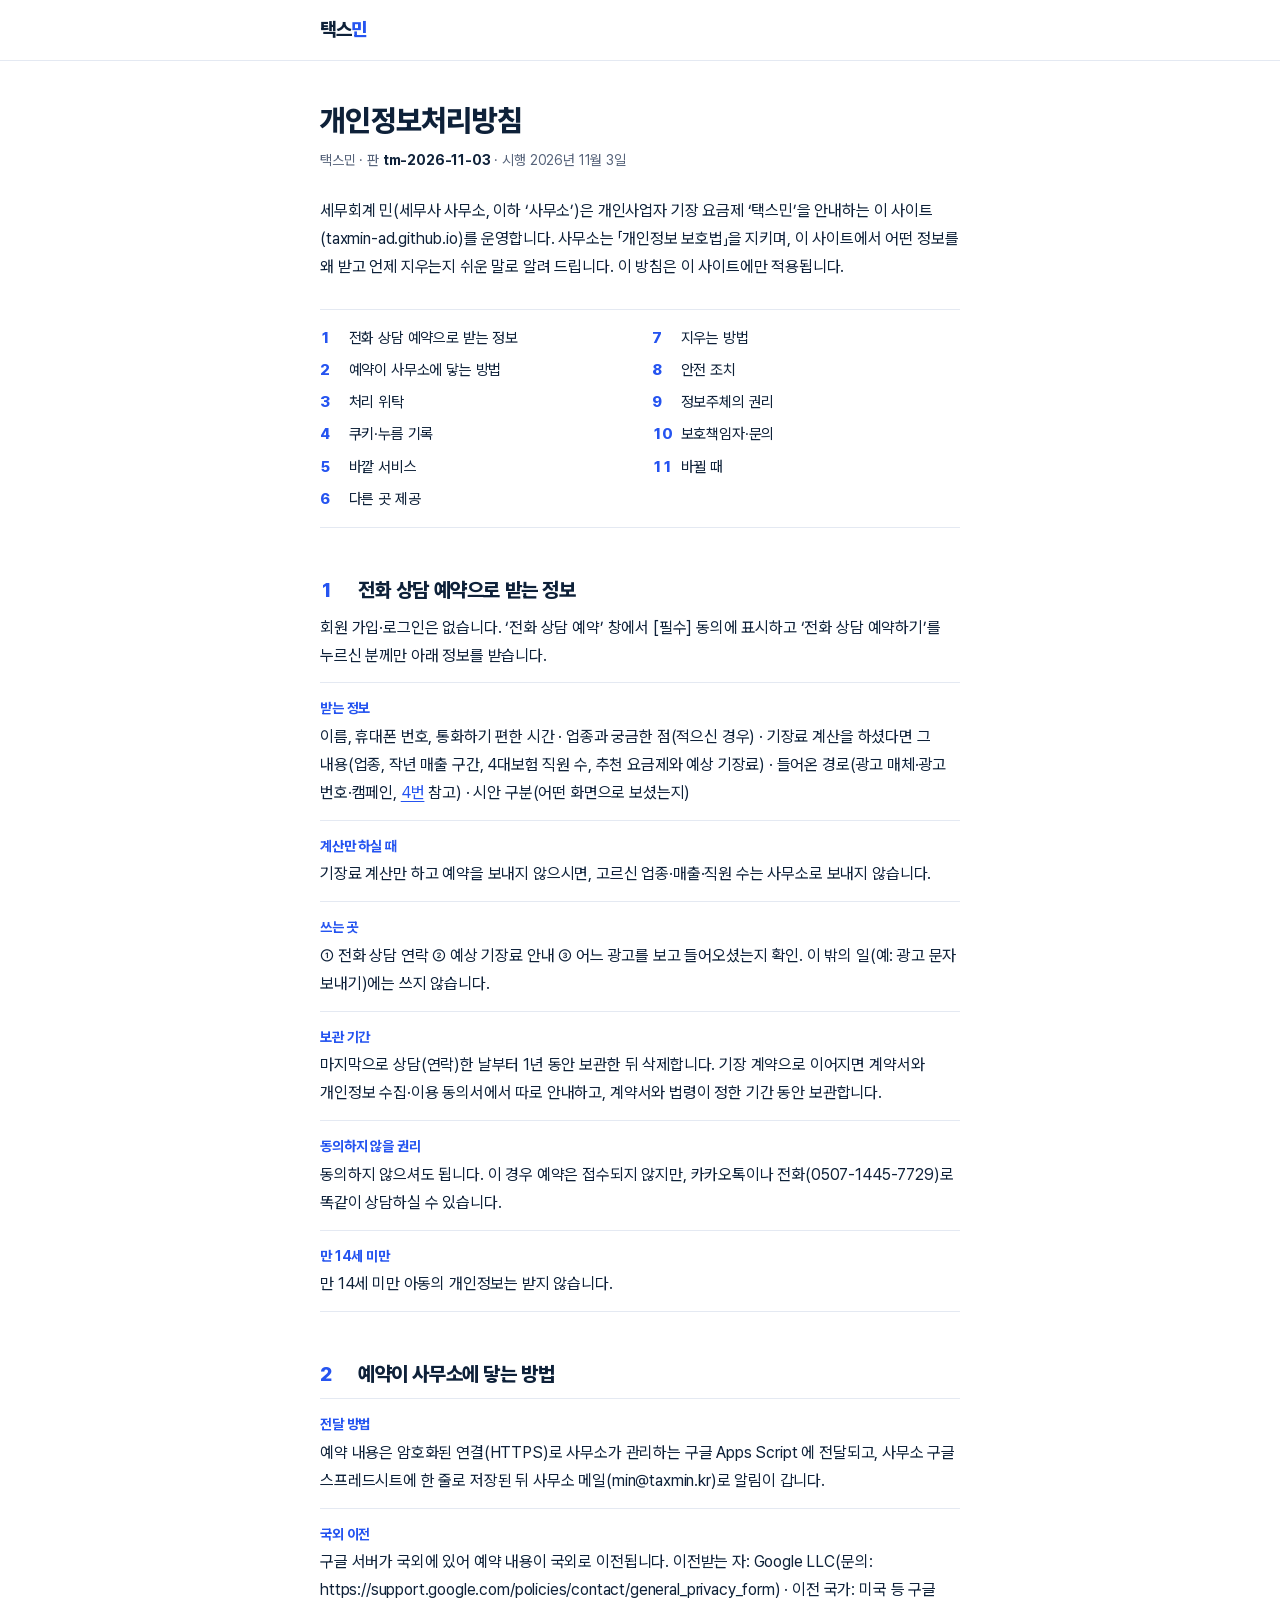
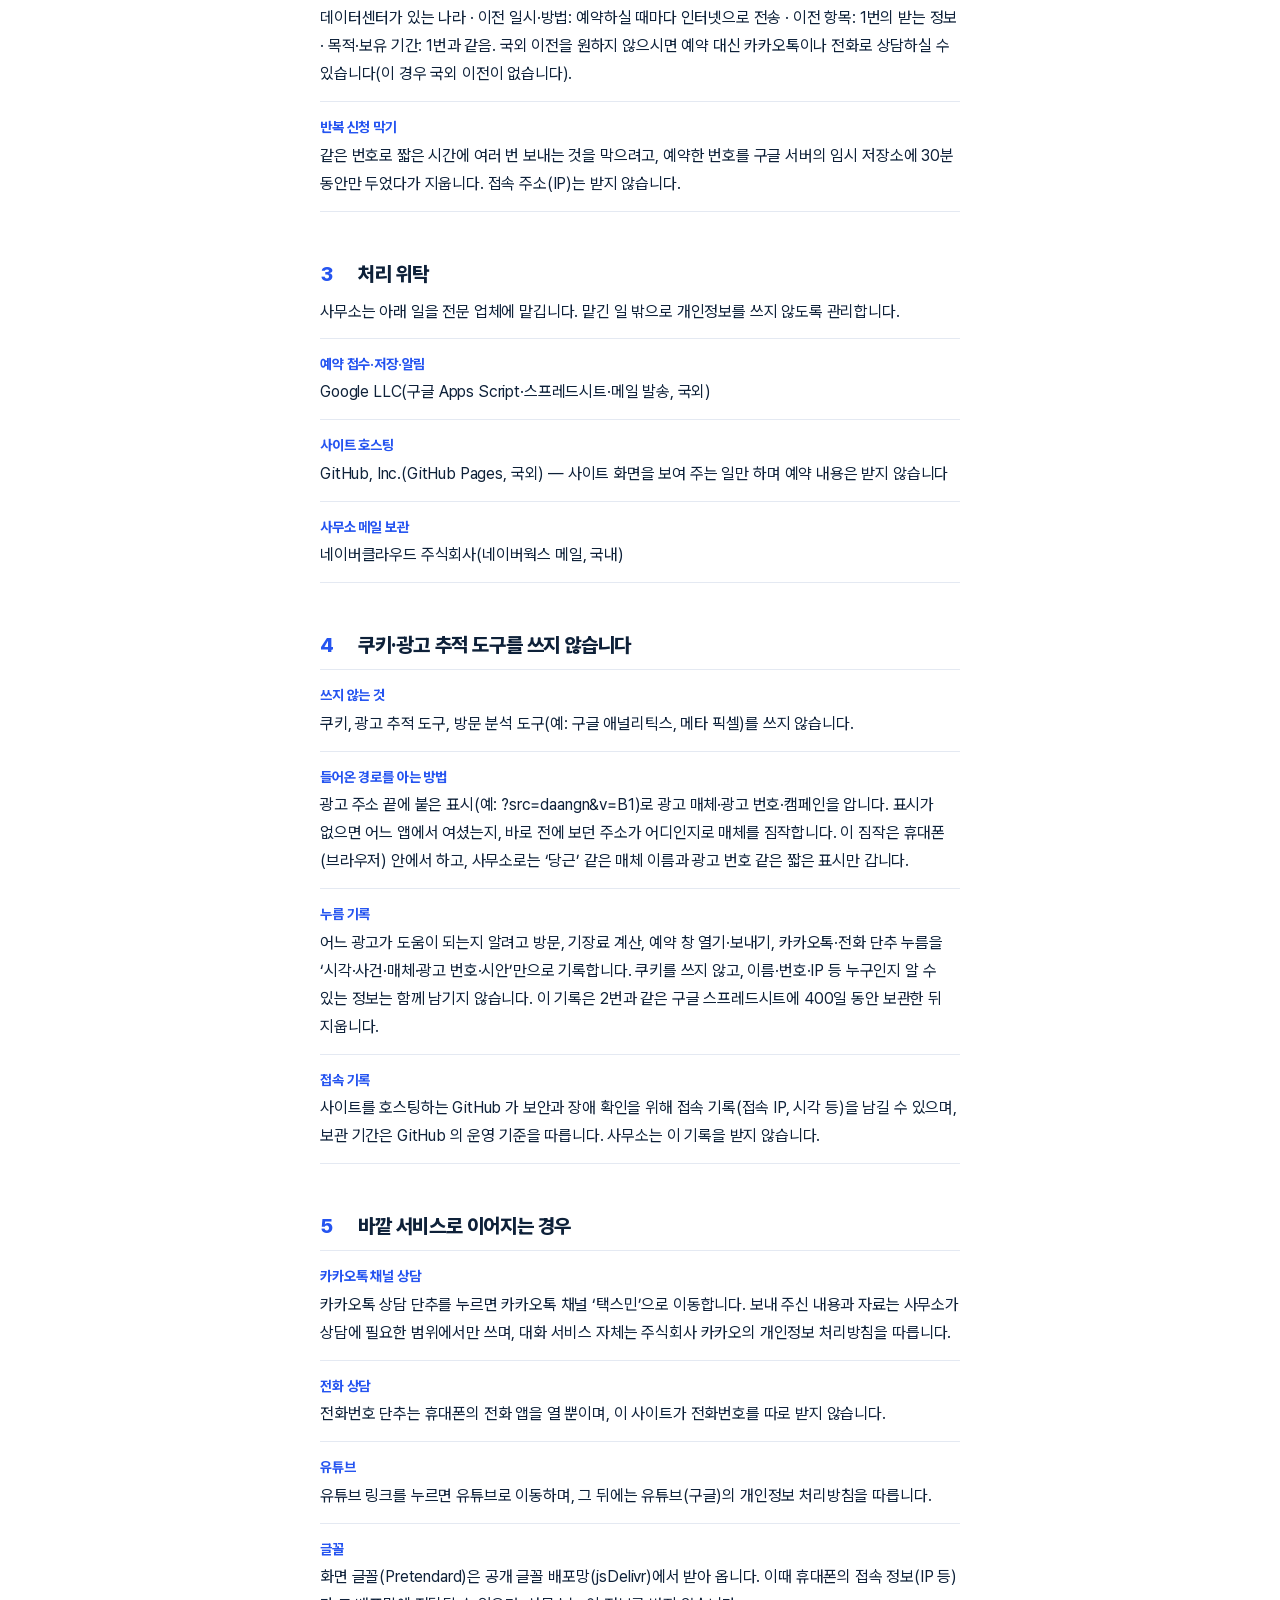
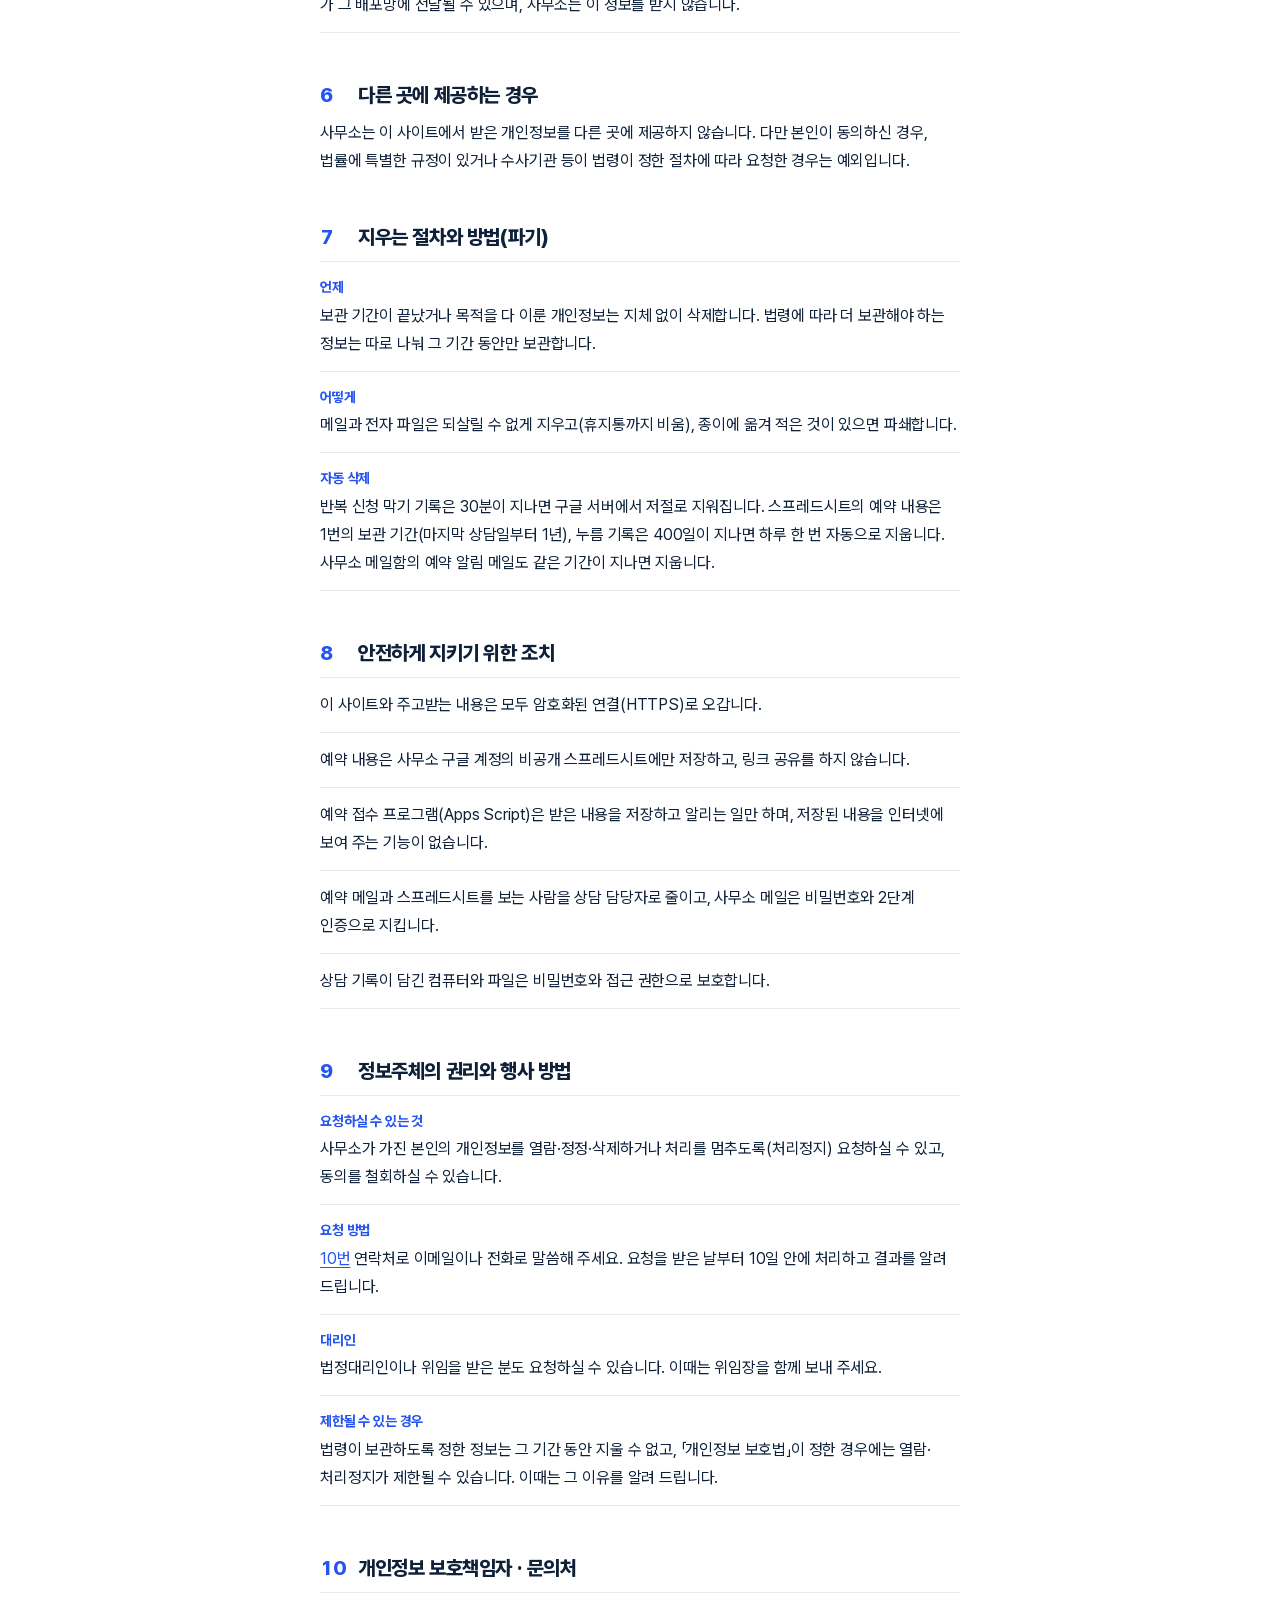
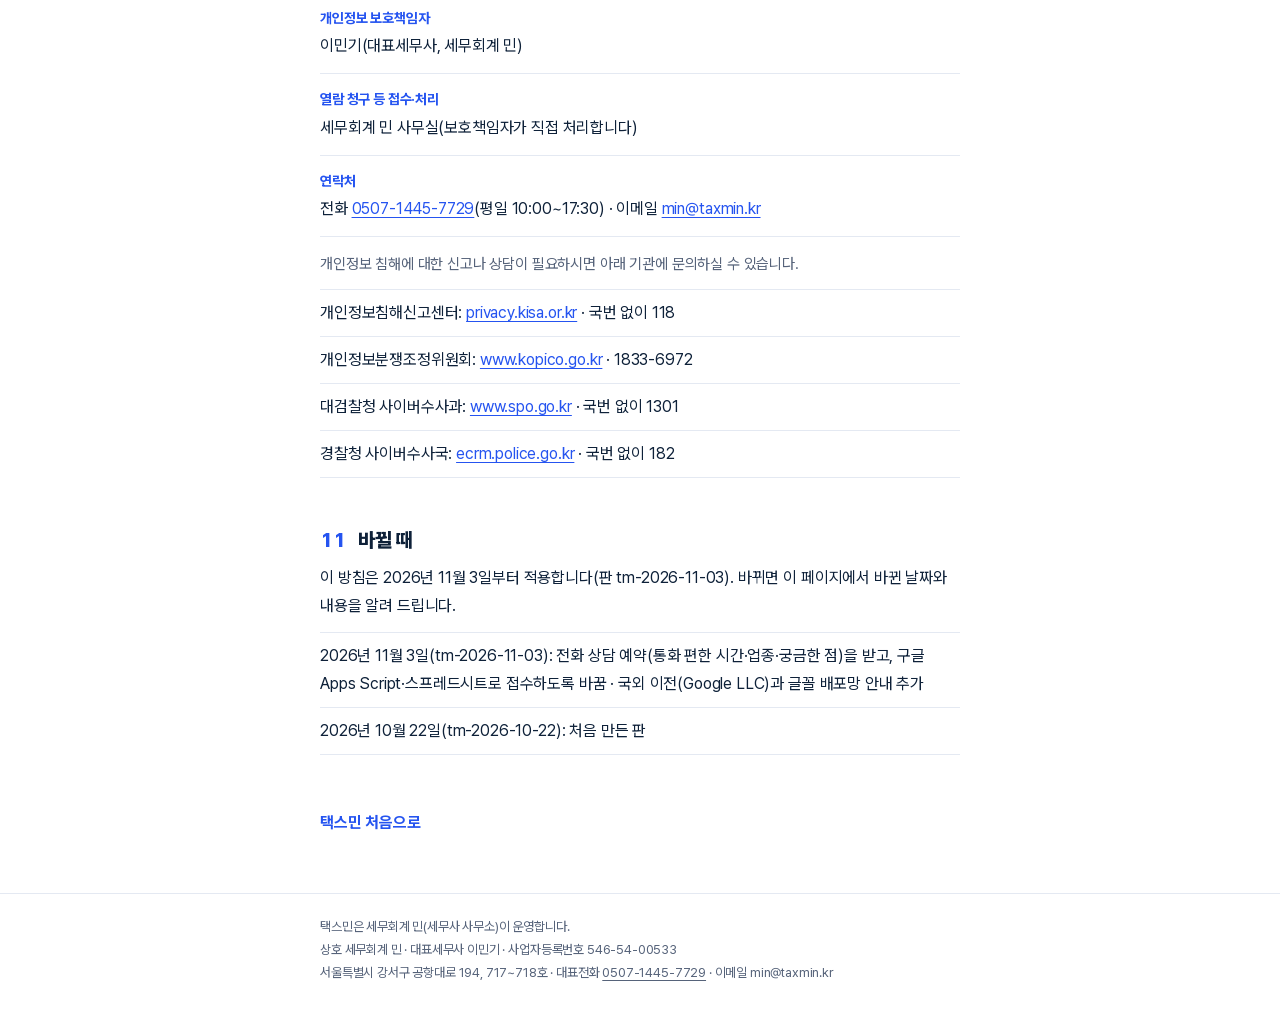
<file: privacy.html>
<!doctype html>
<html lang="ko">
<head>
<meta charset="utf-8">
<meta http-equiv="Content-Security-Policy" content="default-src 'self'; script-src 'self'; style-src 'self' 'unsafe-inline' https://cdn.jsdelivr.net; font-src 'self' https://cdn.jsdelivr.net; img-src 'self' data:; media-src 'self'; connect-src 'self' https://script.google.com https://script.googleusercontent.com; form-action 'self'; base-uri 'self'; object-src 'none'; upgrade-insecure-requests">
<meta name="referrer" content="strict-origin-when-cross-origin">
<meta name="viewport" content="width=device-width, initial-scale=1, viewport-fit=cover">
<title>개인정보처리방침 | 택스민</title>
<meta name="description" content="택스민 사이트의 개인정보처리방침입니다. 기장료 계산·상담 신청서로 받는 정보, 쓰는 곳, 보관 기간, 지우는 방법을 쉬운 말로 알려 드립니다.">
<meta name="theme-color" content="#ffffff">
<meta name="color-scheme" content="light">
<link rel="canonical" href="https://taxmin-ad.github.io/privacy.html">
<link rel="icon" href="img/favicon.svg" type="image/svg+xml">
<link rel="icon" href="img/favicon-32.png" sizes="32x32" type="image/png">
<link rel="apple-touch-icon" href="img/apple-touch-icon.png">
<link rel="stylesheet" href="fonts/pretendard.css?v=3a4dd8f1">
<style>
  :root{--ink:#0E2139;--sub:#56637A;--line:#E4E9F2;--accent:#2554F0}
  *,*::before,*::after{box-sizing:border-box}
  html{-webkit-text-size-adjust:100%;text-size-adjust:100%}
  body{margin:0;background:#fff;color:var(--ink);font-family:'Pretendard Variable', Pretendard, -apple-system, 'Apple SD Gothic Neo', 'Malgun Gothic', sans-serif;font-size:16px;line-height:1.75;letter-spacing:-.01em;word-break:keep-all;overflow-wrap:break-word;-webkit-font-smoothing:antialiased}
  a{color:var(--accent);text-underline-offset:3px}
  a:focus-visible{outline:2px solid var(--accent);outline-offset:3px;border-radius:2px}
  .wrap{max-width:680px;margin:0 auto;padding:0 20px}
  .nw{white-space:nowrap}

  .top{border-bottom:1px solid var(--line);background:#fff}
  .top .wrap{display:flex;align-items:center;min-height:60px}
  .brand{color:var(--ink);text-decoration:none;font-size:19px;font-weight:800;letter-spacing:-.02em}
  .brand b{color:var(--accent);font-weight:800}
  .brand span{font-weight:600}

  main{padding:40px 0 56px}
  h1{margin:0 0 8px;font-size:30px;line-height:1.3;font-weight:800;letter-spacing:-.025em}
  .meta{margin:0 0 24px;color:var(--sub);font-size:14px}
  .meta .ver{color:var(--ink);font-weight:700}
  p{margin:0 0 12px}

  .toc ol{list-style:none;margin:28px 0 0;padding:12px 0;border-top:1px solid var(--line);border-bottom:1px solid var(--line);columns:2;column-gap:24px;font-size:15px}
  .toc li{break-inside:avoid;padding:3px 0}
  .toc a{color:var(--ink);text-decoration:none}
  .toc a:hover{color:var(--accent);text-decoration:underline}
  .n{display:inline-block;min-width:1.9em;color:var(--accent);font-weight:800;font-variant-numeric:tabular-nums}

  h2{margin:48px 0 10px;font-size:20px;line-height:1.4;font-weight:800;letter-spacing:-.02em;scroll-margin-top:16px}
  .lines{list-style:none;margin:0 0 14px;padding:0;border-top:1px solid var(--line)}
  .lines li{padding:13px 0;border-bottom:1px solid var(--line)}
  .lines li b{display:block;margin-bottom:2px;color:var(--accent);font-size:14px;font-weight:700}
  .lines.tight li{padding:9px 0}
  .sub{color:var(--sub);font-size:15px}

  .back{display:inline-block;margin-top:40px;font-weight:700;text-decoration:none}
  .back:hover{text-decoration:underline}
  .ft{border-top:1px solid var(--line);padding:22px 0 calc(28px + env(safe-area-inset-bottom));color:var(--sub);font-size:13px;line-height:1.75}
  .ft p{margin:0}
  .ft a{color:inherit}

  @media (max-width:560px){
    body{font-size:15.5px}
    main{padding-top:28px}
    h1{font-size:26px}
    h2{margin-top:40px;font-size:19px}
  }
  @media (max-width:340px){.toc ol{columns:1}}
  @media print{
    .top,.toc,.back{display:none}
    a{color:inherit;text-decoration:none}
    h2{break-after:avoid}
  }
</style>
</head>
<body>

<header class="top">
  <div class="wrap">
    <a class="brand" href="/">택스<b>민</b></a>
  </div>
</header>

<main>
  <div class="wrap">
    <h1>개인정보처리방침</h1>
    <p class="meta">택스민 · 판 <span class="ver">tm-2026-11-03</span> · <span class="nw">시행 2026년 11월 3일</span></p>

    <p>세무회계 민(세무사 사무소, 이하 ‘사무소’)은 개인사업자 기장 요금제 ‘택스민’을 안내하는 이 사이트(taxmin-ad.github.io)를 운영합니다. 사무소는 「개인정보 보호법」을 지키며, 이 사이트에서 어떤 정보를 왜 받고 언제 지우는지 쉬운 말로 알려 드립니다. 이 방침은 이 사이트에만 적용됩니다.</p>

    <nav class="toc" aria-label="목차">
      <ol>
        <li><a href="#collect"><span class="n">1</span>전화 상담 예약으로 받는 정보</a></li>
        <li><a href="#delivery"><span class="n">2</span>예약이 사무소에 닿는 방법</a></li>
        <li><a href="#entrust"><span class="n">3</span>처리 위탁</a></li>
        <li><a href="#cookie"><span class="n">4</span>쿠키·누름 기록</a></li>
        <li><a href="#outside"><span class="n">5</span>바깥 서비스</a></li>
        <li><a href="#provide"><span class="n">6</span>다른 곳 제공</a></li>
        <li><a href="#destroy"><span class="n">7</span>지우는 방법</a></li>
        <li><a href="#safety"><span class="n">8</span>안전 조치</a></li>
        <li><a href="#rights"><span class="n">9</span>정보주체의 권리</a></li>
        <li><a href="#contact"><span class="n">10</span>보호책임자·문의</a></li>
        <li><a href="#changes"><span class="n">11</span>바뀔 때</a></li>
      </ol>
    </nav>

    <h2 id="collect"><span class="n">1</span>전화 상담 예약으로 받는 정보</h2>
    <p>회원 가입·로그인은 없습니다. ‘전화 상담 예약’ 창에서 [필수] 동의에 표시하고 ‘전화 상담 예약하기’를 누르신 분께만 아래 정보를 받습니다.</p>
    <ul class="lines">
      <li><b>받는 정보</b>이름, 휴대폰 번호, 통화하기 편한 시간 · 업종과 궁금한 점(적으신 경우) · 기장료 계산을 하셨다면 그 내용(업종, 작년 매출 구간, 4대보험 직원 수, 추천 요금제와 예상 기장료) · 들어온 경로(광고 매체·광고 번호·캠페인, <a href="#cookie">4번</a> 참고) · 시안 구분(어떤 화면으로 보셨는지)</li>
      <li><b>계산만 하실 때</b>기장료 계산만 하고 예약을 보내지 않으시면, 고르신 업종·매출·직원 수는 사무소로 보내지 않습니다.</li>
      <li><b>쓰는 곳</b>① 전화 상담 연락 ② 예상 기장료 안내 ③ 어느 광고를 보고 들어오셨는지 확인. 이 밖의 일(예: 광고 문자 보내기)에는 쓰지 않습니다.</li>
      <li><b>보관 기간</b>마지막으로 상담(연락)한 날부터 1년 동안 보관한 뒤 삭제합니다. 기장 계약으로 이어지면 계약서와 개인정보 수집·이용 동의서에서 따로 안내하고, 계약서와 법령이 정한 기간 동안 보관합니다.</li>
      <li><b>동의하지 않을 권리</b>동의하지 않으셔도 됩니다. 이 경우 예약은 접수되지 않지만, 카카오톡이나 전화(0507-1445-7729)로 똑같이 상담하실 수 있습니다.</li>
      <li><b>만 14세 미만</b>만 14세 미만 아동의 개인정보는 받지 않습니다.</li>
    </ul>

    <h2 id="delivery"><span class="n">2</span>예약이 사무소에 닿는 방법</h2>
    <ul class="lines">
      <li><b>전달 방법</b>예약 내용은 암호화된 연결(HTTPS)로 사무소가 관리하는 구글 Apps Script 에 전달되고, 사무소 구글 스프레드시트에 한 줄로 저장된 뒤 사무소 메일(min@taxmin.kr)로 알림이 갑니다.</li>
      <li><b>국외 이전</b>구글 서버가 국외에 있어 예약 내용이 국외로 이전됩니다. 이전받는 자: Google LLC(문의: https://support.google.com/policies/contact/general_privacy_form) · 이전 국가: 미국 등 구글 데이터센터가 있는 나라 · 이전 일시·방법: 예약하실 때마다 인터넷으로 전송 · 이전 항목: 1번의 받는 정보 · 목적·보유 기간: 1번과 같음. 국외 이전을 원하지 않으시면 예약 대신 카카오톡이나 전화로 상담하실 수 있습니다(이 경우 국외 이전이 없습니다).</li>
      <li><b>반복 신청 막기</b>같은 번호로 짧은 시간에 여러 번 보내는 것을 막으려고, 예약한 번호를 구글 서버의 임시 저장소에 30분 동안만 두었다가 지웁니다. 접속 주소(IP)는 받지 않습니다.</li>
    </ul>

    <h2 id="entrust"><span class="n">3</span>처리 위탁</h2>
    <p>사무소는 아래 일을 전문 업체에 맡깁니다. 맡긴 일 밖으로 개인정보를 쓰지 않도록 관리합니다.</p>
    <ul class="lines">
      <li><b>예약 접수·저장·알림</b>Google LLC(구글 Apps Script·스프레드시트·메일 발송, 국외)</li>
      <li><b>사이트 호스팅</b>GitHub, Inc.(GitHub Pages, 국외) — 사이트 화면을 보여 주는 일만 하며 예약 내용은 받지 않습니다</li>
      <li><b>사무소 메일 보관</b>네이버클라우드 주식회사(네이버웍스 메일, 국내)</li>
    </ul>

    <h2 id="cookie"><span class="n">4</span>쿠키·광고 추적 도구를 쓰지 않습니다</h2>
    <ul class="lines">
      <li><b>쓰지 않는 것</b>쿠키, 광고 추적 도구, 방문 분석 도구(예: 구글 애널리틱스, 메타 픽셀)를 쓰지 않습니다.</li>
      <li><b>들어온 경로를 아는 방법</b>광고 주소 끝에 붙은 표시(예: ?src=daangn&amp;v=B1)로 광고 매체·광고 번호·캠페인을 압니다. 표시가 없으면 어느 앱에서 여셨는지, 바로 전에 보던 주소가 어디인지로 매체를 짐작합니다. 이 짐작은 휴대폰(브라우저) 안에서 하고, 사무소로는 ‘당근’ 같은 매체 이름과 광고 번호 같은 짧은 표시만 갑니다.</li>
      <li><b>누름 기록</b>어느 광고가 도움이 되는지 알려고 방문, 기장료 계산, 예약 창 열기·보내기, 카카오톡·전화 단추 누름을 ‘시각·사건·매체·광고 번호·시안’만으로 기록합니다. 쿠키를 쓰지 않고, 이름·번호·IP 등 누구인지 알 수 있는 정보는 함께 남기지 않습니다. 이 기록은 2번과 같은 구글 스프레드시트에 400일 동안 보관한 뒤 지웁니다.</li>
      <li><b>접속 기록</b>사이트를 호스팅하는 GitHub 가 보안과 장애 확인을 위해 접속 기록(접속 IP, 시각 등)을 남길 수 있으며, 보관 기간은 GitHub 의 운영 기준을 따릅니다. 사무소는 이 기록을 받지 않습니다.</li>
    </ul>

    <h2 id="outside"><span class="n">5</span>바깥 서비스로 이어지는 경우</h2>
    <ul class="lines">
      <li><b>카카오톡 채널 상담</b>카카오톡 상담 단추를 누르면 카카오톡 채널 ‘택스민’으로 이동합니다. 보내 주신 내용과 자료는 사무소가 상담에 필요한 범위에서만 쓰며, 대화 서비스 자체는 주식회사 카카오의 개인정보 처리방침을 따릅니다.</li>
      <li><b>전화 상담</b>전화번호 단추는 휴대폰의 전화 앱을 열 뿐이며, 이 사이트가 전화번호를 따로 받지 않습니다.</li>
      <li><b>유튜브</b>유튜브 링크를 누르면 유튜브로 이동하며, 그 뒤에는 유튜브(구글)의 개인정보 처리방침을 따릅니다.</li>
      <li><b>글꼴</b>화면 글꼴(Pretendard)은 공개 글꼴 배포망(jsDelivr)에서 받아 옵니다. 이때 휴대폰의 접속 정보(IP 등)가 그 배포망에 전달될 수 있으며, 사무소는 이 정보를 받지 않습니다.</li>
    </ul>

    <h2 id="provide"><span class="n">6</span>다른 곳에 제공하는 경우</h2>
    <p>사무소는 이 사이트에서 받은 개인정보를 다른 곳에 제공하지 않습니다. 다만 본인이 동의하신 경우, 법률에 특별한 규정이 있거나 수사기관 등이 법령이 정한 절차에 따라 요청한 경우는 예외입니다.</p>

    <h2 id="destroy"><span class="n">7</span>지우는 절차와 방법(파기)</h2>
    <ul class="lines">
      <li><b>언제</b>보관 기간이 끝났거나 목적을 다 이룬 개인정보는 지체 없이 삭제합니다. 법령에 따라 더 보관해야 하는 정보는 따로 나눠 그 기간 동안만 보관합니다.</li>
      <li><b>어떻게</b>메일과 전자 파일은 되살릴 수 없게 지우고(휴지통까지 비움), 종이에 옮겨 적은 것이 있으면 파쇄합니다.</li>
      <li><b>자동 삭제</b>반복 신청 막기 기록은 30분이 지나면 구글 서버에서 저절로 지워집니다. 스프레드시트의 예약 내용은 1번의 보관 기간(마지막 상담일부터 1년), 누름 기록은 400일이 지나면 하루 한 번 자동으로 지웁니다. 사무소 메일함의 예약 알림 메일도 같은 기간이 지나면 지웁니다.</li>
    </ul>

    <h2 id="safety"><span class="n">8</span>안전하게 지키기 위한 조치</h2>
    <ul class="lines">
      <li>이 사이트와 주고받는 내용은 모두 암호화된 연결(HTTPS)로 오갑니다.</li>
      <li>예약 내용은 사무소 구글 계정의 비공개 스프레드시트에만 저장하고, 링크 공유를 하지 않습니다.</li>
      <li>예약 접수 프로그램(Apps Script)은 받은 내용을 저장하고 알리는 일만 하며, 저장된 내용을 인터넷에 보여 주는 기능이 없습니다.</li>
      <li>예약 메일과 스프레드시트를 보는 사람을 상담 담당자로 줄이고, 사무소 메일은 비밀번호와 2단계 인증으로 지킵니다.</li>
      <li>상담 기록이 담긴 컴퓨터와 파일은 비밀번호와 접근 권한으로 보호합니다.</li>
    </ul>

    <h2 id="rights"><span class="n">9</span>정보주체의 권리와 행사 방법</h2>
    <ul class="lines">
      <li><b>요청하실 수 있는 것</b>사무소가 가진 본인의 개인정보를 열람·정정·삭제하거나 처리를 멈추도록(처리정지) 요청하실 수 있고, 동의를 철회하실 수 있습니다.</li>
      <li><b>요청 방법</b><a href="#contact">10번</a> 연락처로 이메일이나 전화로 말씀해 주세요. 요청을 받은 날부터 10일 안에 처리하고 결과를 알려 드립니다.</li>
      <li><b>대리인</b>법정대리인이나 위임을 받은 분도 요청하실 수 있습니다. 이때는 위임장을 함께 보내 주세요.</li>
      <li><b>제한될 수 있는 경우</b>법령이 보관하도록 정한 정보는 그 기간 동안 지울 수 없고, 「개인정보 보호법」이 정한 경우에는 열람·처리정지가 제한될 수 있습니다. 이때는 그 이유를 알려 드립니다.</li>
    </ul>

    <h2 id="contact"><span class="n">10</span>개인정보 보호책임자 · 문의처</h2>
    <ul class="lines">
      <li><b>개인정보 보호책임자</b>이민기(대표세무사, 세무회계 민)</li>
      <li><b>열람 청구 등 접수·처리</b>세무회계 민 사무실(보호책임자가 직접 처리합니다)</li>
      <li><b>연락처</b>전화 <a class="nw" href="tel:0507-1445-7729">0507-1445-7729</a>(평일 10:00~17:30) · 이메일 <a class="nw" href="mailto:min@taxmin.kr">min@taxmin.kr</a></li>
    </ul>
    <p class="sub">개인정보 침해에 대한 신고나 상담이 필요하시면 아래 기관에 문의하실 수 있습니다.</p>
    <ul class="lines tight">
      <li>개인정보침해신고센터: <a href="https://privacy.kisa.or.kr" target="_blank" rel="noopener noreferrer">privacy.kisa.or.kr</a> · 국번 없이 118</li>
      <li>개인정보분쟁조정위원회: <a href="https://www.kopico.go.kr" target="_blank" rel="noopener noreferrer">www.kopico.go.kr</a> · 1833-6972</li>
      <li>대검찰청 사이버수사과: <a href="https://www.spo.go.kr" target="_blank" rel="noopener noreferrer">www.spo.go.kr</a> · 국번 없이 1301</li>
      <li>경찰청 사이버수사국: <a href="https://ecrm.police.go.kr" target="_blank" rel="noopener noreferrer">ecrm.police.go.kr</a> · 국번 없이 182</li>
    </ul>

    <h2 id="changes"><span class="n">11</span>바뀔 때</h2>
    <p>이 방침은 2026년 11월 3일부터 적용합니다(판 tm-2026-11-03). 바뀌면 이 페이지에서 바뀐 날짜와 내용을 알려 드립니다.</p>
    <ul class="lines tight">
      <li>2026년 11월 3일(tm-2026-11-03): 전화 상담 예약(통화 편한 시간·업종·궁금한 점)을 받고, 구글 Apps Script·스프레드시트로 접수하도록 바꿈 · 국외 이전(Google LLC)과 글꼴 배포망 안내 추가</li>
      <li>2026년 10월 22일(tm-2026-10-22): 처음 만든 판</li>
    </ul>

    <a class="back" href="/">택스민 처음으로</a>
  </div>
</main>

<footer class="ft">
  <div class="wrap">
    <p>택스민은 세무회계 민(세무사 사무소)이 운영합니다.</p>
    <p>상호 세무회계 민 · 대표세무사 이민기 · 사업자등록번호 <span class="nw">546-54-00533</span></p>
    <p><span class="nw">서울특별시 강서구 공항대로 194,</span> <span class="nw">717~718호</span> · 대표전화 <a class="nw" href="tel:0507-1445-7729">0507-1445-7729</a> · 이메일 <span class="nw">min@taxmin.kr</span></p>
  </div>
</footer>

</body>
</html>
</file>
<file: fonts/pretendard.css>
/* Pretendard v1.3.9 (SIL Open Font License 1.1, 같은 폴더 LICENSE.txt) — 이 랜딩에 쓰인 글자가 든 조각만(_도구/글꼴_고르기.py) */
@font-face{font-family:'Pretendard Variable';font-style:normal;font-display:swap;font-weight:45 920;src:url(./woff2/PretendardVariable.subset.1.woff2) format('woff2-variations');unicode-range:U+d723-d728,U+d72a-d733,U+d735-d748,U+d74a-d74f,U+d752-d753,U+d755-d757,U+d75a-d75f,U+d762-d764,U+d766-d768,U+d76a-d76b,U+d76d-d76f,U+d771-d787,U+d789-d78b,U+d78d-d78f,U+d791-d797,U+d79a,U+d79c,U+d79e-d7a3,U+f900-f909,U+f90b-f92e}@font-face{font-family:'Pretendard Variable';font-style:normal;font-display:swap;font-weight:45 920;src:url(./woff2/PretendardVariable.subset.2.woff2) format('woff2-variations');unicode-range:U+d679-d68b,U+d68e-d69e,U+d6a0,U+d6a2-d6a7,U+d6a9-d6c3,U+d6c6-d6c7,U+d6c9-d6cb,U+d6cd-d6d3,U+d6d5-d6d6,U+d6d8-d6e3,U+d6e5-d6e7,U+d6e9-d6fb,U+d6fd-d717,U+d719-d71f,U+d721-d722}@font-face{font-family:'Pretendard Variable';font-style:normal;font-display:swap;font-weight:45 920;src:url(./woff2/PretendardVariable.subset.17.woff2) format('woff2-variations');unicode-range:U+cc3f-cc43,U+cc46-cc47,U+cc49-cc4b,U+cc4d-cc53,U+cc55-cc58,U+cc5a-cc5f,U+cc61-cc97,U+cc9a-cc9b,U+cc9d-cc9f,U+cca1-cca7,U+ccaa,U+ccac,U+ccae-ccb3,U+ccb6-ccb7,U+ccb9-ccbb,U+ccbd-cccf,U+ccd1-cce3,U+cce5-ccee}@font-face{font-family:'Pretendard Variable';font-style:normal;font-display:swap;font-weight:45 920;src:url(./woff2/PretendardVariable.subset.24.woff2) format('woff2-variations');unicode-range:U+c779-c77b,U+c77e-c782,U+c786,U+c78b,U+c78d,U+c78f,U+c792-c793,U+c795,U+c797,U+c799-c79f,U+c7a2,U+c7a7-c7ab,U+c7ae-c7bb,U+c7bd-c7c0,U+c7c2-c7c7,U+c7c9-c7dc,U+c7de-c7ff,U+c802-c803,U+c805-c807,U+c809,U+c80b-c80f,U+c812,U+c814,U+c817-c81b,U+c81e-c81f,U+c821-c823,U+c825-c82e,U+c830-c837,U+c839-c83b,U+c83d-c840}@font-face{font-family:'Pretendard Variable';font-style:normal;font-display:swap;font-weight:45 920;src:url(./woff2/PretendardVariable.subset.26.woff2) format('woff2-variations');unicode-range:U+c5f5-c5fb,U+c5fe,U+c602-c605,U+c607,U+c609-c60f,U+c611-c61a,U+c61c-c623,U+c626-c627,U+c629-c62b,U+c62d,U+c62f-c632,U+c636,U+c638,U+c63a-c63f,U+c642-c643,U+c645-c647,U+c649-c652,U+c656-c65b,U+c65d-c65f,U+c661-c663,U+c665-c677,U+c679-c67b,U+c67d-c693,U+c696-c697,U+c699-c69b,U+c69d-c6a3,U+c6a6,U+c6a8,U+c6aa-c6af,U+c6b2-c6b3,U+c6b5-c6b7,U+c6b9-c6ba}@font-face{font-family:'Pretendard Variable';font-style:normal;font-display:swap;font-weight:45 920;src:url(./woff2/PretendardVariable.subset.31.woff2) format('woff2-variations');unicode-range:U+c26a-c26b,U+c26d-c26f,U+c271-c273,U+c275-c27b,U+c27e-c287,U+c289-c28f,U+c291-c297,U+c299-c29a,U+c29c-c2a3,U+c2a5-c2a7,U+c2a9-c2ab,U+c2ad-c2b3,U+c2b6,U+c2b8,U+c2ba-c2bb,U+c2bd-c2db,U+c2de-c2df,U+c2e1-c2e2,U+c2e5-c2ea,U+c2ee,U+c2f0,U+c2f2-c2f5,U+c2f7,U+c2fa-c2fb,U+c2fd-c2ff,U+c301-c307,U+c309-c30c,U+c30e-c312,U+c315-c323,U+c325-c328,U+c32a}@font-face{font-family:'Pretendard Variable';font-style:normal;font-display:swap;font-weight:45 920;src:url(./woff2/PretendardVariable.subset.34.woff2) format('woff2-variations');unicode-range:U+c049-c057,U+c059-c05b,U+c05d-c05f,U+c061-c067,U+c069-c08f,U+c091-c0ab,U+c0ae-c0af,U+c0b1-c0b3,U+c0b5,U+c0b7-c0bb,U+c0be,U+c0c2-c0c7,U+c0ca-c0cb,U+c0cd-c0cf,U+c0d1-c0d7,U+c0d9-c0da,U+c0dc,U+c0de-c0e3,U+c0e5-c0eb,U+c0ed-c0f3,U+c0f6,U+c0f8,U+c0fa-c0ff}@font-face{font-family:'Pretendard Variable';font-style:normal;font-display:swap;font-weight:45 920;src:url(./woff2/PretendardVariable.subset.37.woff2) format('woff2-variations');unicode-range:U+be56,U+be58,U+be5c-be5f,U+be62-be63,U+be65-be67,U+be69-be74,U+be76-be7b,U+be7e-be7f,U+be81-be8e,U+be90,U+be92-bea7,U+bea9-becf,U+bed2-bed3,U+bed5-bed6,U+bed9-bee3,U+bee6-bf06}@font-face{font-family:'Pretendard Variable';font-style:normal;font-display:swap;font-weight:45 920;src:url(./woff2/PretendardVariable.subset.41.woff2) format('woff2-variations');unicode-range:U+bb90-bba3,U+bba5-bbab,U+bbad-bbbf,U+bbc1-bbf7,U+bbfa-bbfb,U+bbfd-bbfe,U+bc01-bc07,U+bc09-bc0a,U+bc0e,U+bc10,U+bc12-bc13,U+bc17,U+bc19-bc1a,U+bc1e,U+bc20-bc23,U+bc26,U+bc28,U+bc2a-bc2c,U+bc2e-bc2f,U+bc32-bc33,U+bc35-bc37,U+bc39-bc3f,U+bc41-bc42,U+bc44,U+bc46-bc48,U+bc4a-bc4d}@font-face{font-family:'Pretendard Variable';font-style:normal;font-display:swap;font-weight:45 920;src:url(./woff2/PretendardVariable.subset.48.woff2) format('woff2-variations');unicode-range:U+b6a7-b6aa,U+b6ac-b6b0,U+b6b2-b6ef,U+b6f1-b727,U+b72a-b72b,U+b72d-b72e,U+b731-b737,U+b739-b73a,U+b73c-b743,U+b745-b74c}@font-face{font-family:'Pretendard Variable';font-style:normal;font-display:swap;font-weight:45 920;src:url(./woff2/PretendardVariable.subset.50.woff2) format('woff2-variations');unicode-range:U+b55f,U+b562-b583,U+b585-b59f,U+b5a2-b5a3,U+b5a5-b5a7,U+b5a9-b5b2,U+b5b5-b5ba,U+b5bd-b604}@font-face{font-family:'Pretendard Variable';font-style:normal;font-display:swap;font-weight:45 920;src:url(./woff2/PretendardVariable.subset.51.woff2) format('woff2-variations');unicode-range:U+b4a5-b4b6,U+b4b8-b4bf,U+b4c1-b4c7,U+b4c9-b4db,U+b4de-b4df,U+b4e1-b4e2,U+b4e5-b4eb,U+b4ee,U+b4f0,U+b4f2-b513,U+b516-b517,U+b519-b51a,U+b51d-b523,U+b526,U+b528,U+b52b-b52f,U+b532-b533,U+b535-b537,U+b539-b53f,U+b541-b544,U+b546-b54b,U+b54d-b54f,U+b551-b55b,U+b55d-b55e}@font-face{font-family:'Pretendard Variable';font-style:normal;font-display:swap;font-weight:45 920;src:url(./woff2/PretendardVariable.subset.52.woff2) format('woff2-variations');unicode-range:U+b3f8-b3fb,U+b3fd-b40f,U+b411-b417,U+b419-b41b,U+b41d-b41f,U+b421-b427,U+b42a-b42b,U+b42d-b44f,U+b452-b453,U+b455-b457,U+b459-b45f,U+b462-b464,U+b466-b46b,U+b46d-b47f,U+b481-b4a3}@font-face{font-family:'Pretendard Variable';font-style:normal;font-display:swap;font-weight:45 920;src:url(./woff2/PretendardVariable.subset.53.woff2) format('woff2-variations');unicode-range:U+b342-b353,U+b356-b357,U+b359-b35b,U+b35d-b35e,U+b360-b363,U+b366,U+b368,U+b36a-b36d,U+b36f,U+b372-b373,U+b375-b377,U+b379-b37f,U+b381-b382,U+b384,U+b386-b38b,U+b38d-b3c3,U+b3c6-b3c7,U+b3c9-b3ca,U+b3cd-b3d3,U+b3d6,U+b3d8,U+b3da-b3f7}@font-face{font-family:'Pretendard Variable';font-style:normal;font-display:swap;font-weight:45 920;src:url(./woff2/PretendardVariable.subset.54.woff2) format('woff2-variations');unicode-range:U+b27c-b283,U+b285-b28f,U+b292-b293,U+b295-b297,U+b29a-b29f,U+b2a1-b2a4,U+b2a7-b2a9,U+b2ab,U+b2ad-b2c7,U+b2ca-b2cb,U+b2cd-b2cf,U+b2d1-b2d7,U+b2da,U+b2dc,U+b2de-b2e3,U+b2e7,U+b2e9-b2ea,U+b2ef-b2f3,U+b2f6,U+b2f8,U+b2fa-b2fb,U+b2fd-b2fe,U+b302-b303,U+b305-b307,U+b309-b30f,U+b312,U+b316-b31b,U+b31d-b341}@font-face{font-family:'Pretendard Variable';font-style:normal;font-display:swap;font-weight:45 920;src:url(./woff2/PretendardVariable.subset.60.woff2) format('woff2-variations');unicode-range:U+ae56-ae5b,U+ae5e-ae60,U+ae62-ae64,U+ae66-ae67,U+ae69-ae6b,U+ae6d-ae83,U+ae85-aebb,U+aebf,U+aec1-aec3,U+aec5-aecb,U+aece,U+aed0,U+aed2-aed7,U+aed9-aef3,U+aef5-af02}@font-face{font-family:'Pretendard Variable';font-style:normal;font-display:swap;font-weight:45 920;src:url(./woff2/PretendardVariable.subset.66.woff2) format('woff2-variations');unicode-range:U+3136,U+3138,U+313a-3140,U+3143-3144,U+3150,U+3152,U+3154-3156,U+3158-315b,U+315d-315f,U+3162,U+3164-318c,U+318e,U+3200-321b,U+3231,U+3239,U+3251-325a,U+3260-327b,U+327e-327f,U+328a-3290,U+3294,U+329e,U+32a5,U+3380-3384,U+3388-338b}@font-face{font-family:'Pretendard Variable';font-style:normal;font-display:swap;font-weight:45 920;src:url(./woff2/PretendardVariable.subset.67.woff2) format('woff2-variations');unicode-range:U+2f7d,U+2f7f-2f8b,U+2f8e-2f90,U+2f92-2f97,U+2f99-2fa0,U+2fa2-2fa3,U+2fa5-2fa9,U+2fac-2fb1,U+2fb3-2fbc,U+2fc1-2fca,U+2fcd-2fd4,U+3003,U+3012-3019,U+301c,U+301e-3020,U+3036,U+3041,U+3043,U+3045,U+3047,U+3049,U+304e,U+3050,U+3052,U+3056,U+305a,U+305c,U+305e,U+3062,U+3065,U+306c,U+3070-307d,U+3080,U+3085,U+3087,U+308e,U+3090-3091,U+30a1,U+30a5,U+30a9,U+30ae,U+30b1-30b2,U+30b4,U+30b6,U+30bc-30be,U+30c2,U+30c5,U+30cc,U+30d2,U+30d4,U+30d8-30dd,U+30e4,U+30e6,U+30e8,U+30ee,U+30f0-30f2,U+30f4-30f6,U+3133,U+3135}@font-face{font-family:'Pretendard Variable';font-style:normal;font-display:swap;font-weight:45 920;src:url(./woff2/PretendardVariable.subset.69.woff2) format('woff2-variations');unicode-range:U+2479-2487,U+249c-24d1,U+24d3-24d7,U+24d9-24e9,U+24eb-24f4,U+2500-2501,U+2503,U+250c-2513,U+2515-2516,U+2518-2540}@font-face{font-family:'Pretendard Variable';font-style:normal;font-display:swap;font-weight:45 920;src:url(./woff2/PretendardVariable.subset.71.woff2) format('woff2-variations');unicode-range:U+81-82,U+84,U+a2-a5,U+a7-a8,U+aa,U+ac,U+b1-b3,U+b6,U+b8-ba,U+bc-be,U+c0,U+c2,U+c6-cb,U+ce-d0,U+d4,U+d8-d9,U+db-dc,U+de-df,U+e6,U+eb,U+ee-f0,U+f4,U+f7-f9,U+fb,U+fe-ff,U+111,U+126-127,U+132-133,U+138,U+13f-142,U+149-14b,U+152-153,U+166-167,U+2bc,U+2c7,U+2d0,U+2d8-2d9,U+2db-2dd,U+391-394,U+396-3a1,U+3a3-3a9,U+3b2-3b6,U+3b8,U+3bc,U+3be-3c1,U+3c3-3c9,U+2010,U+2015-2016,U+2018-2019,U+201b,U+201f-2021,U+2025,U+2030,U+2033-2036,U+203c,U+203e,U+2042,U+2074,U+207a-207f,U+2081-2084,U+2109,U+2113,U+2116,U+2121,U+2126,U+212b,U+2153-2154}@font-face{font-family:'Pretendard Variable';font-style:normal;font-display:swap;font-weight:45 920;src:url(./woff2/PretendardVariable.subset.72.woff2) format('woff2-variations');unicode-range:U+e8,U+2da,U+2160,U+2194,U+3054,U+3058,U+306d,U+3086,U+308d,U+30ac,U+30bb,U+30c4,U+30cd-30ce,U+30e2,U+3132,U+3146,U+3149,U+339d,U+4e3b,U+4f0a,U+4fdd,U+4fe1,U+5409,U+540c,U+5834,U+592a-592b,U+5b9a,U+5dde,U+5e0c,U+5e73,U+5f0f,U+60f3,U+653f,U+661f,U+662f,U+667a,U+683c,U+6b4c,U+6c11,U+767c,U+76ee,U+76f4,U+77f3,U+79d1,U+7a7a,U+7b2c,U+7d22,U+8207,U+8a00,U+8a71,U+9280,U+9580,U+958b,U+96c6,U+9762,U+98df,U+9ed1,U+ac2d,U+adc8,U+add3,U+af48,U+b014,U+b134-b135,U+b158,U+b2aa,U+b35f,U+b6a4,U+b9cf,U+bb63,U+bd23,U+be91,U+c29b,U+c3f4,U+c42c,U+c55c,U+c573,U+c58f,U+c78c,U+c7dd,U+c8f5,U+cad1,U+cc48,U+cf10,U+cf20,U+d03c,U+d07d,U+d2a0,U+d30e,U+d38d,U+d3a8,U+d3c8,U+d5e5,U+d5f9,U+d6e4,U+f90a,U+ff02,U+ff1c}@font-face{font-family:'Pretendard Variable';font-style:normal;font-display:swap;font-weight:45 920;src:url(./woff2/PretendardVariable.subset.73.woff2) format('woff2-variations');unicode-range:U+3b1,U+2466,U+25a1,U+25a3,U+261c,U+3008-3009,U+305b,U+305d,U+3069,U+30a7,U+30ba,U+30cf,U+30ef,U+3151,U+3157,U+4e4b,U+4e5f,U+4e8c,U+4eca,U+4ed6,U+4f5b,U+50cf,U+5149,U+5165,U+5171,U+5229,U+529b,U+5316,U+539f,U+53f2,U+571f,U+5728,U+58eb,U+591c,U+5b78,U+5c11,U+5c55,U+5ddd,U+5e02,U+5fb7,U+60c5,U+610f,U+611f,U+6625,U+66f8,U+6797,U+679c,U+682a,U+6d2a,U+706b,U+7406,U+767b,U+76f8,U+77e5,U+7acb,U+898b,U+8a69,U+8def,U+8fd1,U+901a,U+90e8,U+91cd,U+975e,U+ae14,U+ae6c,U+aec0,U+afc7,U+afc9,U+b01c,U+b028,U+b308,U+b311,U+b314,U+b31c,U+b524,U+b560,U+b764,U+b920,U+b9e3,U+bd48,U+be7d,U+c0db,U+c231,U+c270,U+c2e3,U+c37d,U+c3ed,U+c530,U+c6a5,U+c6dc,U+c7a4,U+c954,U+c974,U+d000,U+d565,U+d667,U+d6c5,U+d79d,U+ff1e}@font-face{font-family:'Pretendard Variable';font-style:normal;font-display:swap;font-weight:45 920;src:url(./woff2/PretendardVariable.subset.74.woff2) format('woff2-variations');unicode-range:U+131,U+2032,U+2465,U+2642,U+3048,U+3051,U+3083-3084,U+308f,U+30c0,U+30d1,U+30d3,U+30d6,U+30df,U+30e7,U+3153,U+4e16,U+4e8b,U+4ee5,U+5206,U+52a0,U+52d5,U+53e4,U+53ef,U+54c1,U+57ce,U+597d,U+5b8c,U+5ea6,U+5f8c,U+5f97,U+6210,U+6240,U+624b,U+6728,U+6bd4,U+7236,U+7269,U+7279,U+738b,U+7528,U+7530,U+767e,U+798f,U+8005,U+8a18,U+90fd,U+91cc,U+9577,U+9593,U+98a8,U+ac20,U+acf6,U+ad90,U+af5d,U+af80,U+afcd,U+aff0,U+b0a1,U+b0b5,U+b1fd,U+b2fc,U+b380,U+b51b,U+b584,U+b5b3,U+b8fd,U+b93c,U+b9f4,U+bb44,U+bc08,U+bc27,U+bc49,U+be55,U+be64,U+bfb0,U+bfc5,U+c178,U+c21f,U+c314,U+c4f1,U+c58d,U+c664,U+c698,U+c6a7,U+c6c1,U+c9ed,U+cac0,U+cacc,U+cad9,U+ccb5,U+cdcc,U+d0e4,U+d143,U+d320,U+d330,U+d54d,U+ff06,U+ff1f,U+ff5e}@font-face{font-family:'Pretendard Variable';font-style:normal;font-display:swap;font-weight:45 920;src:url(./woff2/PretendardVariable.subset.75.woff2) format('woff2-variations');unicode-range:U+b4,U+20a9,U+20ac,U+2190,U+24d8,U+2502,U+2514,U+2592,U+25c7-25c8,U+2663,U+3060,U+3064,U+3081,U+3088,U+30a3,U+30a6,U+30aa,U+30b5,U+30c7,U+30ca-30cb,U+30d0,U+30e3,U+30e5,U+339e,U+4e09,U+4eac,U+4f5c,U+5167-5168,U+516c,U+51fa,U+5408,U+540d,U+591a,U+5b57,U+6211,U+65b9,U+660e,U+6642,U+6700,U+6b63,U+6e2f,U+7063,U+7532,U+793e,U+81ea,U+8272,U+82b1,U+897f,U+8eca,U+91ce,U+ac38,U+ad76,U+ae84,U+aecc,U+b07d,U+b0b1,U+b215,U+b2a0,U+b310,U+b3d7,U+b52a,U+b618,U+b775,U+b797,U+bcd5,U+bd59,U+be80,U+bea8,U+bed1,U+bee4-bee5,U+c060,U+c2ef,U+c329,U+c3dc,U+c597,U+c5bd,U+c5e5,U+c69c,U+c9d6,U+ca29,U+ca5c,U+ca84,U+cc39,U+cc3b,U+ce89,U+cee5,U+cf65,U+cf85,U+d058,U+d145,U+d22d,U+d325,U+d37d,U+d3ad,U+d769,U+ff0c}@font-face{font-family:'Pretendard Variable';font-style:normal;font-display:swap;font-weight:45 920;src:url(./woff2/PretendardVariable.subset.76.woff2) format('woff2-variations');unicode-range:U+2161,U+2228,U+2299,U+2464,U+2517,U+2640,U+3042,U+304a,U+3053,U+3061,U+307f,U+3082,U+308c,U+3092,U+30a8,U+30ab,U+30ad,U+30b0,U+30b3,U+30b7,U+30c1,U+30c6,U+30c9,U+30d5,U+30d7,U+30de,U+30e0-30e1,U+30ec-30ed,U+4e0b,U+4e0d,U+4ee3,U+53f0,U+548c,U+5b89,U+5bb6,U+5c0f,U+611b,U+6771,U+6aa2,U+6bcd,U+6c34,U+6cd5,U+6d77,U+767d,U+795e,U+8ecd,U+9999,U+9ad8,U+ac07,U+ac1a,U+ac40,U+ad0c,U+ad88,U+ada4,U+ae01,U+ae65,U+aebd,U+aec4,U+afe8,U+b139,U+b205,U+b383,U+b38c,U+b42c,U+b461,U+b55c,U+b78f,U+b8fb,U+b9f7,U+bafc,U+bc99,U+bed8,U+bfcd,U+c0bf,U+c0f9,U+c167,U+c204,U+c20f,U+c22f,U+c258,U+c298,U+c2bc,U+c388,U+c501,U+c50c,U+c5b9,U+c5ce,U+c641,U+c648,U+c73d,U+ca50,U+ca61,U+cc4c,U+ceac,U+d0d4,U+d5f7,U+d6d7,U+ff1a}@font-face{font-family:'Pretendard Variable';font-style:normal;font-display:swap;font-weight:45 920;src:url(./woff2/PretendardVariable.subset.77.woff2) format('woff2-variations');unicode-range:U+2103,U+2463,U+25c6,U+25cb,U+266c,U+3001,U+300a,U+3046,U+304c-304d,U+304f,U+3055,U+3059,U+3063,U+3066-3068,U+306f,U+3089,U+30b8,U+30bf,U+314f,U+4e0a,U+570b,U+5730,U+5916,U+5929,U+5c71,U+5e74,U+5fc3,U+601d,U+6027,U+63d0,U+6709,U+6734,U+751f,U+7684,U+82f1,U+9053,U+91d1,U+97f3,U+ac2f,U+ac4d,U+adc4,U+ade4,U+ae41,U+ae4d-ae4e,U+aed1,U+afb9,U+b0e0,U+b299,U+b365,U+b46c,U+b480,U+b4c8,U+b7b4,U+b819,U+b918,U+baab,U+bab9,U+be8f,U+bed7,U+c0ec,U+c19f,U+c1a5,U+c3d9,U+c464,U+c53d,U+c553,U+c570,U+c5cc,U+c633,U+c6a4,U+c7a3,U+c7a6,U+c886,U+c9d9-c9da,U+c9ec,U+ca0c,U+cc21,U+cd1b,U+cd78,U+cdc4,U+cef8,U+cfe4,U+d0a5,U+d0b5,U+d0ec,U+d15d,U+d188,U+d23c,U+d2ac,U+d729,U+d79b,U+ff01,U+ff08-ff09,U+ff5c}@font-face{font-family:'Pretendard Variable';font-style:normal;font-display:swap;font-weight:45 920;src:url(./woff2/PretendardVariable.subset.78.woff2) format('woff2-variations');unicode-range:U+2039-203a,U+223c,U+25b3,U+25b7,U+25bd,U+25cf,U+266a,U+3002,U+300b,U+304b,U+3057,U+305f,U+306a-306b,U+307e,U+308a-308b,U+3093,U+30a2,U+30af,U+30b9,U+30c3,U+30c8,U+30e9-30eb,U+33a1,U+4e00,U+524d,U+5357,U+5b50,U+7121,U+884c,U+9751,U+ac94,U+aebe,U+aecd,U+af08,U+af41,U+af49,U+b010,U+b053,U+b109,U+b11b,U+b128,U+b154,U+b291,U+b2e6,U+b301,U+b385,U+b525,U+b5b4,U+b729,U+b72f,U+b738,U+b7ff,U+b837,U+b975,U+ba67,U+bb47,U+bc1f,U+bd90,U+bfd4,U+c27c,U+c324,U+c379,U+c3e0,U+c465,U+c53b,U+c58c,U+c610,U+c653,U+c6cd,U+c813,U+c82f,U+c999,U+c9e0,U+cac4,U+cad3,U+cbd4,U+cc10,U+cc22,U+ccb8,U+ccbc,U+cda5,U+ce84,U+cea3,U+cf67,U+cfe1,U+d241,U+d30d,U+d31c,U+d391,U+d401,U+d479,U+d5c9,U+d5db,U+d649,U+d6d4}@font-face{font-family:'Pretendard Variable';font-style:normal;font-display:swap;font-weight:45 920;src:url(./woff2/PretendardVariable.subset.79.woff2) format('woff2-variations');unicode-range:U+b0,U+e9,U+2193,U+2462,U+260e,U+261e,U+300e-300f,U+3044,U+30a4,U+30fb-30fc,U+314d,U+5973,U+6545,U+6708,U+7537,U+ac89,U+ac9c,U+acc1,U+ad04,U+ad75,U+ad7d,U+ae45,U+ae61,U+af42,U+b0ab,U+b0af,U+b0b3,U+b12c,U+b194,U+b1a8,U+b220,U+b258,U+b284,U+b2ff,U+b315,U+b371,U+b3d4-b3d5,U+b460,U+b527,U+b534,U+b810,U+b818,U+b98e,U+ba55,U+bbac,U+bc0b,U+bc40,U+bca1,U+bccd,U+bd93,U+be54,U+be5a,U+bf08,U+bf50,U+bf55,U+bfdc,U+c0c0,U+c0d0,U+c0f4,U+c100,U+c11e,U+c170,U+c20d,U+c274,U+c290,U+c308,U+c369,U+c539,U+c587,U+c5ff,U+c6ec,U+c70c,U+c7ad,U+c7c8,U+c83c,U+c881,U+cb48,U+cc60,U+ce69,U+ce6b,U+ce75,U+cf04,U+cf08,U+cf55,U+cf70,U+cffc,U+d0b7,U+d1a8,U+d2c8,U+d384,U+d47c,U+d48b,U+d5dd,U+d5e8,U+d720,U+d759,U+f981}@font-face{font-family:'Pretendard Variable';font-style:normal;font-display:swap;font-weight:45 920;src:url(./woff2/PretendardVariable.subset.80.woff2) format('woff2-variations');unicode-range:U+e0,U+e2,U+395,U+3b7,U+3ba,U+2460-2461,U+25a0,U+3010-3011,U+306e,U+30f3,U+314a,U+314c,U+5927,U+65b0,U+7e41,U+97d3,U+9ad4,U+ad49,U+ae0b,U+ae0d,U+ae43,U+ae5d,U+aecf,U+af3c,U+af64,U+afd4,U+b080,U+b084,U+b0c5,U+b10c,U+b1e8,U+b2ac,U+b36e,U+b451,U+b515,U+b540,U+b561,U+b6ab,U+b6b1,U+b72c,U+b730,U+b744,U+b800,U+b8ec,U+b8f0,U+b904,U+b968,U+b96d,U+b987,U+b9d9,U+bb36,U+bb49,U+bc2d,U+bc43,U+bcf6,U+bd89,U+be57,U+be61,U+bed4,U+c090,U+c130,U+c148,U+c19c,U+c2f9,U+c36c,U+c37c,U+c384,U+c3df,U+c575,U+c584,U+c660,U+c719,U+c816,U+ca4d,U+ca54,U+cabc,U+cb49,U+cc14,U+cff5,U+d004,U+d038,U+d0b4,U+d0d3,U+d0e0,U+d0ed,U+d131,U+d1b0,U+d31f,U+d33d,U+d3a0,U+d3ab,U+d514,U+d584,U+d6a1,U+d6cc,U+d749,U+d760,U+d799}@font-face{font-family:'Pretendard Variable';font-style:normal;font-display:swap;font-weight:45 920;src:url(./woff2/PretendardVariable.subset.81.woff2) format('woff2-variations');unicode-range:U+24,U+60,U+3b9,U+3bb,U+3bd,U+2191,U+2606,U+300c-300d,U+3131,U+3134,U+3139,U+3141-3142,U+3148,U+3161,U+3163,U+321c,U+4eba,U+5317,U+ac31,U+ac77,U+ac9f,U+acb9,U+acf0-acf1,U+acfd,U+ad73,U+af3d,U+b00c,U+b04a,U+b057,U+b0c4,U+b188,U+b1cc,U+b214,U+b2db,U+b2ee,U+b304,U+b4ed,U+b518,U+b5bc,U+b625,U+b69c-b69d,U+b7ac,U+b801,U+b86c,U+b959,U+b95c,U+b985,U+ba48,U+bb58,U+bc0c,U+bc38,U+bc85,U+bc9a,U+bf40,U+c068,U+c0bd,U+c0cc,U+c12f,U+c149,U+c1e0,U+c22b,U+c22d,U+c250,U+c2fc,U+c300,U+c313,U+c370,U+c3d8,U+c557,U+c580,U+c5e3,U+c62e,U+c634,U+c6f0,U+c74d,U+c783,U+c78e,U+c796,U+c7bc,U+c92c,U+ca4c,U+cc1c,U+cc54,U+cc59,U+ce04,U+cf30,U+cfc4,U+d140,U+d321,U+d38c,U+d399,U+d54f,U+d587,U+d5d0,U+d6e8,U+d770}@font-face{font-family:'Pretendard Variable';font-style:normal;font-display:swap;font-weight:45 920;src:url(./woff2/PretendardVariable.subset.82.woff2) format('woff2-variations');unicode-range:U+d7,U+ea,U+fc,U+2192,U+25bc,U+3000,U+3137,U+3145,U+315c,U+7f8e,U+ac13,U+ac71,U+ac90,U+acb8,U+ace7,U+ad7f,U+ae50,U+aef4,U+af34,U+afbc,U+b048,U+b09a,U+b0ad,U+b0bc,U+b113,U+b125,U+b141,U+b20c,U+b2d9,U+b2ed,U+b367,U+b369,U+b374,U+b3cb,U+b4ec,U+b611,U+b760,U+b81b,U+b834,U+b8b0,U+b8e1,U+b989,U+b9d1,U+b9e1,U+b9fa,U+ba4d,U+ba78,U+bb35,U+bb54,U+bbf9,U+bc11,U+bcb3,U+bd05,U+bd95,U+bdd4,U+be10,U+bed0,U+bf51,U+c0d8,U+c232,U+c2b7,U+c2eb,U+c378,U+c500,U+c52c,U+c549,U+c568,U+c598,U+c5c9,U+c61b,U+c639,U+c67c,U+c717,U+c78a,U+c80a,U+c90c-c90d,U+c950,U+c9e7,U+cbe4,U+cca9,U+cce4,U+cdb0,U+ce78,U+ce94,U+ce98,U+cf8c,U+d018,U+d034,U+d0f1,U+d1b1,U+d280,U+d2f8,U+d338,U+d380,U+d3b4,U+d610,U+d69f,U+d6fc,U+d758}@font-face{font-family:'Pretendard Variable';font-style:normal;font-display:swap;font-weight:45 920;src:url(./woff2/PretendardVariable.subset.83.woff2) format('woff2-variations');unicode-range:U+e7,U+2022,U+203b,U+25c0,U+2605,U+2661,U+3147,U+318d,U+672c,U+8a9e,U+acaa,U+acbc,U+ad1c,U+ae4a,U+ae5c,U+b044,U+b054,U+b0c8-b0c9,U+b2a6,U+b2d0,U+b35c,U+b364,U+b428,U+b454,U+b465,U+b4b7,U+b4e3,U+b51c,U+b5a1,U+b784,U+b790,U+b7ab,U+b7f4,U+b82c,U+b835,U+b8e9,U+b8f8,U+b9d8,U+b9f9,U+ba5c,U+ba64,U+babd,U+bb18,U+bb3b,U+bbff,U+bc0d,U+bc45,U+bc97,U+bcbc,U+be45,U+be75,U+be7c,U+bfcc,U+c0b6,U+c0f7,U+c14b,U+c2b4,U+c30d,U+c4f8,U+c5bb,U+c5d1,U+c5e0,U+c5ee,U+c5fd,U+c606,U+c6c5,U+c6e0,U+c708,U+c81d,U+c820,U+c824,U+c878,U+c918,U+c96c,U+c9e4,U+c9f1,U+cc2e,U+cd09,U+cea1,U+cef5,U+cef7,U+cf64,U+cf69,U+cfe8,U+d035,U+d0ac,U+d230,U+d234,U+d2f4,U+d31d,U+d575,U+d578,U+d608,U+d614,U+d718,U+d751,U+d761,U+d78c,U+d790}@font-face{font-family:'Pretendard Variable';font-style:normal;font-display:swap;font-weight:45 920;src:url(./woff2/PretendardVariable.subset.84.woff2) format('woff2-variations');unicode-range:U+2665,U+3160,U+4e2d,U+6587,U+65e5,U+ac12,U+ac14,U+ac16,U+ac81,U+ad34,U+ade0,U+ae54,U+aebc,U+af2c,U+afc0,U+afc8,U+b04c,U+b08c,U+b099,U+b0a9,U+b0ac,U+b0ae,U+b0b8,U+b123,U+b179,U+b2e5,U+b2f7,U+b4c0,U+b531,U+b538,U+b545,U+b550,U+b5a8,U+b6f0,U+b728,U+b73b,U+b7ad,U+b7ed,U+b809,U+b864,U+b86d,U+b871,U+b9bf,U+b9f5,U+ba40,U+ba4b,U+ba58,U+ba87,U+baac,U+bbc0,U+bc16,U+bc34,U+bd07,U+bd99,U+be59,U+bfd0,U+c058,U+c0e4,U+c0f5,U+c12d,U+c139,U+c228,U+c529,U+c5c7,U+c635,U+c637,U+c735,U+c77d,U+c787,U+c789,U+c8c4,U+c989,U+c98c,U+c9d0,U+c9d3,U+cc0c,U+cc99,U+cd0c,U+cd2c,U+cd98,U+cda4,U+ce59,U+ce60,U+ce6d,U+cea0,U+d0d0-d0d1,U+d0d5,U+d14d,U+d1a4,U+d29c,U+d2f1,U+d301,U+d39c,U+d3bc,U+d4e8,U+d540,U+d5ec,U+d640,U+d750}@font-face{font-family:'Pretendard Variable';font-style:normal;font-display:swap;font-weight:45 920;src:url(./woff2/PretendardVariable.subset.85.woff2) format('woff2-variations');unicode-range:U+5e,U+25b2,U+25b6,U+314e,U+ac24,U+ace1,U+ace4,U+ae68,U+af2d,U+b0d0,U+b0e5,U+b150,U+b155,U+b193,U+b2c9,U+b2dd,U+b3c8,U+b3fc,U+b410,U+b458,U+b4dd,U+b5a0,U+b5a4,U+b5bb,U+b7b5,U+b838,U+b840,U+b86f,U+b8f9,U+b960,U+b9e5,U+bab8,U+bb50,U+bc1d,U+bc24-bc25,U+bca8,U+bcbd,U+bd04,U+bd10,U+bd24,U+be48,U+be5b,U+be68,U+c05c,U+c12c,U+c140,U+c15c,U+c168,U+c194,U+c219,U+c27d,U+c2a8,U+c2f1,U+c2f8,U+c368,U+c554-c555,U+c559,U+c564,U+c5d8,U+c5fc,U+c625,U+c65c,U+c6b1,U+c728,U+c794,U+c84c,U+c88c,U+c8e0,U+c8fd,U+c998,U+c9dd,U+cc0d,U+cc30,U+ceec,U+cf13,U+cf1c,U+cf5c,U+d050,U+d07c,U+d0a8,U+d134,U+d138,U+d154,U+d1f4,U+d2bc,U+d329,U+d32c,U+d3d0,U+d3f4,U+d3fc,U+d56b,U+d5cc,U+d600-d601,U+d639,U+d6c8,U+d754,U+d765}@font-face{font-family:'Pretendard Variable';font-style:normal;font-display:swap;font-weight:45 920;src:url(./woff2/PretendardVariable.subset.86.woff2) format('woff2-variations');unicode-range:U+3c-3d,U+2026,U+24d2,U+314b,U+ac11,U+acf3,U+ad74,U+ad81,U+adf9,U+ae34,U+af43,U+afb8,U+b05d,U+b07c,U+b110,U+b118,U+b17c,U+b180,U+b18d,U+b192,U+b2cc,U+b355,U+b378,U+b4a4,U+b4ef,U+b78d,U+b799,U+b7a9,U+b7fd,U+b807,U+b80c,U+b839,U+b9b4,U+b9db,U+ba3c,U+bab0,U+bba4,U+bc94,U+be4c,U+c154,U+c1c4,U+c26c,U+c2ac,U+c2ed,U+c4f4,U+c55e,U+c561,U+c571,U+c5b5,U+c5c4,U+c654-c655,U+c695,U+c6e8,U+c6f9,U+c724,U+c751,U+c775,U+c7a0,U+c7c1,U+c874,U+c880,U+c9d5,U+c9f8,U+cabd,U+cc29,U+cc2c,U+cca8,U+ccab,U+ccd0,U+ce21,U+ce35,U+ce7c,U+ce90,U+cee8,U+cef4,U+cfe0,U+d070,U+d0b9,U+d0c1,U+d0c4,U+d0c8,U+d15c,U+d1a1,U+d2c0,U+d300,U+d314,U+d3ed,U+d478,U+d480,U+d48d,U+d508,U+d53d,U+d5e4,U+d611,U+d61c,U+d68d,U+d6a8,U+d798}@font-face{font-family:'Pretendard Variable';font-style:normal;font-display:swap;font-weight:45 920;src:url(./woff2/PretendardVariable.subset.87.woff2) format('woff2-variations');unicode-range:U+23,U+25,U+5f,U+a9,U+ac08,U+ac78,U+aca8,U+acac,U+ace8,U+ad70,U+adc0,U+addc,U+b137,U+b140,U+b208,U+b290,U+b2f5,U+b3c5,U+b3cc,U+b420,U+b429,U+b529,U+b530,U+b77d,U+b79c,U+b7a8,U+b7c9,U+b7f0,U+b7fc,U+b828,U+b860,U+b9ad,U+b9c1,U+b9c9,U+b9dd-b9de,U+b9e8,U+ba38-ba39,U+babb,U+bc00,U+bc8c,U+bca0,U+bca4,U+bcd1,U+bcfc,U+bd09,U+bdf0,U+be60,U+c0ad,U+c0b4,U+c0bc,U+c190,U+c1fc,U+c220,U+c288,U+c2b9,U+c2f6,U+c528,U+c545,U+c558,U+c5bc,U+c5d4,U+c600,U+c644,U+c6c0,U+c6c3,U+c721,U+c798,U+c7a1,U+c811,U+c838,U+c871,U+c904,U+c990,U+c9dc,U+cc38,U+cc44,U+cca0,U+cd1d,U+cd95,U+cda9,U+ce5c,U+cf00,U+cf58,U+d150,U+d22c,U+d305,U+d328,U+d37c,U+d3f0,U+d551,U+d5a5,U+d5c8,U+d5d8,U+d63c,U+d64d,U+d669,U+d734,U+d76c}@font-face{font-family:'Pretendard Variable';font-style:normal;font-display:swap;font-weight:45 920;src:url(./woff2/PretendardVariable.subset.88.woff2) format('woff2-variations');unicode-range:U+26,U+2b,U+3e,U+40,U+7e,U+ac01,U+ac19,U+ac1d,U+aca0,U+aca9,U+acb0,U+ad8c,U+ae09,U+ae38,U+ae40,U+aed8,U+b09c,U+b0a0,U+b108,U+b204,U+b298,U+b2d8,U+b2eb-b2ec,U+b2f4,U+b313,U+b358,U+b450,U+b4e0,U+b54c,U+b610,U+b780,U+b78c,U+b791,U+b8e8,U+b958,U+b974,U+b984,U+b9b0,U+b9bc-b9bd,U+b9ce,U+ba70,U+bbfc,U+bc0f,U+bc15,U+bc1b,U+bc31,U+bc95,U+bcc0,U+bcc4,U+bd81,U+bd88,U+c0c8,U+c11d,U+c13c,U+c158,U+c18d,U+c1a1,U+c21c,U+c4f0,U+c54a,U+c560,U+c5b8,U+c5c8,U+c5f4,U+c628,U+c62c,U+c678,U+c6cc,U+c808,U+c810,U+c885,U+c88b,U+c900,U+c988,U+c99d,U+c9c8,U+cc3d-cc3e,U+cc45,U+cd08,U+ce20,U+cee4,U+d074,U+d0a4,U+d0dd,U+d2b9,U+d3b8,U+d3c9,U+d488,U+d544,U+d559,U+d56d,U+d588,U+d615,U+d648,U+d655,U+d658,U+d65c}@font-face{font-family:'Pretendard Variable';font-style:normal;font-display:swap;font-weight:45 920;src:url(./woff2/PretendardVariable.subset.89.woff2) format('woff2-variations');unicode-range:U+d,U+7c,U+ac10,U+ac15,U+ac74,U+ac80,U+ac83,U+acc4,U+ad11,U+ad50,U+ad6d,U+adfc,U+ae00,U+ae08,U+ae4c,U+b0a8,U+b124,U+b144,U+b178,U+b274,U+b2a5,U+b2e8,U+b2f9,U+b354,U+b370,U+b418,U+b41c,U+b4f1,U+b514,U+b798,U+b808,U+b824-b825,U+b8cc,U+b978,U+b9d0,U+b9e4,U+baa9,U+bb3c,U+bc18,U+bc1c,U+bc30,U+bc84,U+bcf5,U+bcf8,U+bd84,U+be0c,U+be14,U+c0b0,U+c0c9,U+c0dd,U+c124,U+c2dd,U+c2e4,U+c2ec,U+c54c,U+c57c-c57d,U+c591,U+c5c5-c5c6,U+c5ed,U+c608,U+c640,U+c6b8,U+c6d4,U+c784,U+c7ac,U+c800-c801,U+c9c1,U+c9d1,U+cc28,U+cc98,U+cc9c,U+ccad,U+cd5c,U+cd94,U+cd9c,U+cde8,U+ce68,U+cf54,U+d0dc,U+d14c,U+d1a0,U+d1b5,U+d2f0,U+d30c,U+d310,U+d398,U+d45c,U+d50c,U+d53c,U+d560,U+d568,U+d589,U+d604,U+d6c4,U+d788}@font-face{font-family:'Pretendard Variable';font-style:normal;font-display:swap;font-weight:45 920;src:url(./woff2/PretendardVariable.subset.90.woff2) format('woff2-variations');unicode-range:U+ac04,U+ac1c,U+ac70,U+ac8c,U+acbd,U+acf5,U+acfc,U+ad00,U+ad6c,U+adf8,U+b098,U+b0b4,U+b294,U+b2c8,U+b300,U+b3c4,U+b3d9,U+b4dc,U+b4e4,U+b77c,U+b7ec,U+b85d,U+b97c,U+b9c8,U+b9cc,U+ba54,U+ba74,U+ba85,U+baa8,U+bb34,U+bb38,U+bbf8,U+bc14,U+bc29,U+bc88,U+bcf4,U+bd80,U+be44,U+c0c1,U+c11c,U+c120,U+c131,U+c138,U+c18c,U+c218,U+c2b5,U+c2e0,U+c544,U+c548,U+c5b4,U+c5d0,U+c5ec,U+c5f0,U+c601,U+c624,U+c694,U+c6a9,U+c6b0,U+c6b4,U+c6d0,U+c704,U+c720,U+c73c,U+c740,U+c744,U+c74c,U+c758,U+c77c,U+c785,U+c788,U+c790-c791,U+c7a5,U+c804,U+c815,U+c81c,U+c870,U+c8fc,U+c911,U+c9c4,U+ccb4,U+ce58,U+ce74,U+d06c,U+d0c0,U+d130,U+d2b8,U+d3ec,U+d504,U+d55c,U+d569,U+d574,U+d638,U+d654,U+d68c}@font-face{font-family:'Pretendard Variable';font-style:normal;font-display:swap;font-weight:45 920;src:url(./woff2/PretendardVariable.subset.91.woff2) format('woff2-variations');unicode-range:U+20-22,U+27-2a,U+2c-39,U+3a-3b,U+3f,U+41-4e,U+4f-5d,U+61-7b,U+7d,U+a0-a1,U+ab,U+ad-ae,U+b7,U+bb,U+bf,U+2013-2014,U+201c-201d,U+2122,U+ac00,U+ace0,U+ae30,U+b2e4,U+b85c,U+b9ac,U+c0ac,U+c2a4,U+c2dc,U+c774,U+c778,U+c9c0,U+d558}
</file>
